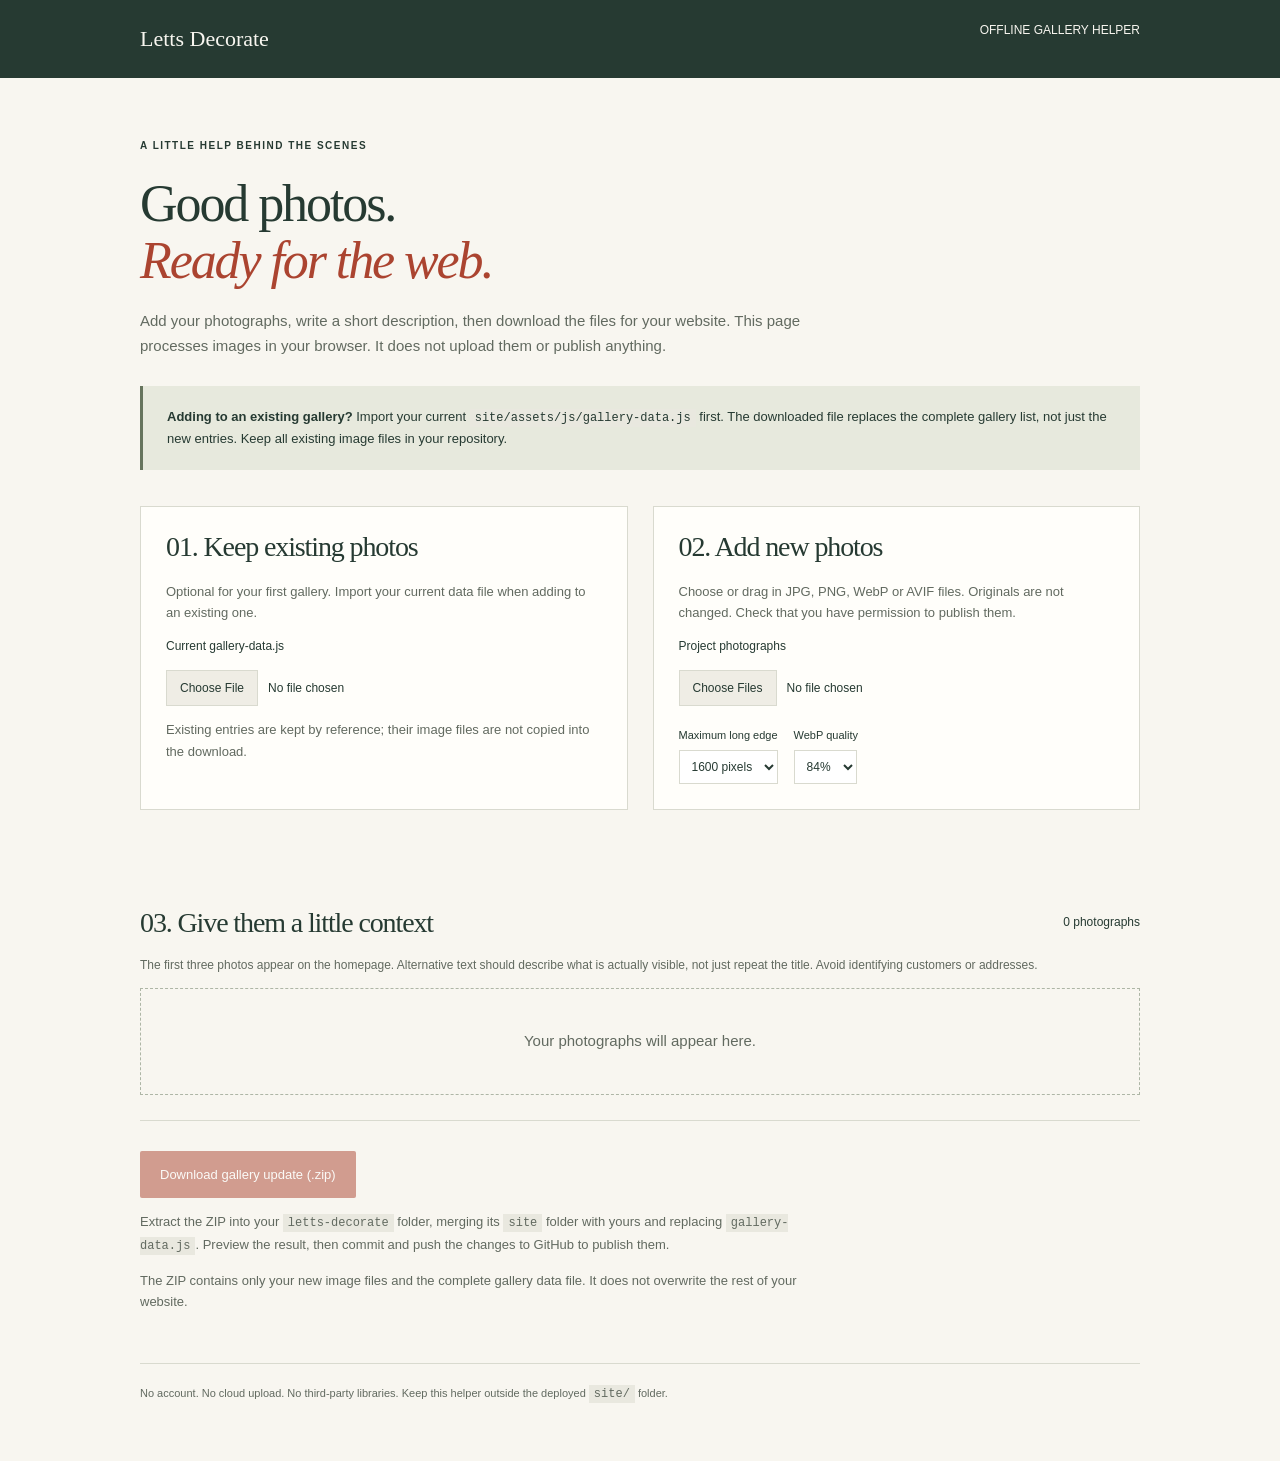
<file: tools/gallery-helper.html>
<!doctype html>
<html lang="en-GB">
<head><meta charset="utf-8"><meta name="viewport" content="width=device-width, initial-scale=1"><title>Gallery helper | Letts Decorate</title>
<style>
:root{--bg:#f8f6f0;--ink:#263a32;--clay:#ab4430;--line:#d9dacf;--muted:#626a60}*{box-sizing:border-box}body{margin:0;background:var(--bg);color:var(--ink);font:15px/1.65 'Segoe UI',Arial,sans-serif}header{background:var(--ink);color:var(--bg);padding:21px max(25px,calc((100% - 1000px)/2));display:flex;justify-content:space-between;gap:25px;font-size:12px}header strong{font-family:Georgia,serif;font-size:22px;font-weight:400}main{max-width:1050px;padding:60px 25px;margin:auto}h1,h2{font-family:Georgia,serif;font-weight:400;letter-spacing:-.04em;line-height:1.1}h1{font-size:52px;margin:0 0 20px}h1 em{color:var(--clay)}h2{font-size:28px;margin:0 0 18px}p{color:var(--muted)}.lead{max-width:690px}.eyebrow{font-size:10px;font-weight:600;letter-spacing:.15em;margin-bottom:20px}.note{padding:20px 24px;background:#e7e9dd;border-left:3px solid #66745d;margin:27px 0;color:var(--ink);font-size:13px}.steps{display:grid;grid-template-columns:1fr 1fr;gap:25px;margin:36px 0}.panel{background:#fffefa;border:1px solid var(--line);padding:25px}.panel p{font-size:13px}.panel label{display:block;font-size:12px}input,select,button{font:inherit}input[type=file]{display:block;width:100%;max-width:100%;font-size:12px;margin:14px 0 4px}input[type=file]::file-selector-button{border:1px solid var(--line);background:#efede5;padding:10px 13px;color:var(--ink);cursor:pointer;margin-right:10px}button{border:0;border-radius:2px;background:var(--clay);color:#fff;padding:13px 20px;cursor:pointer;font-size:13px;min-height:44px}button:hover{filter:brightness(.92)}button:disabled{opacity:.5;cursor:default}.secondary{background:#e9e8de;color:var(--ink);border:1px solid var(--line)}.options{display:flex;gap:16px;margin-top:20px}.options label{font-size:11px}.options select{display:block;margin-top:5px;border:1px solid var(--line);padding:8px;background:white;color:var(--ink);font-size:12px}#status{font-size:13px;min-height:24px;padding-bottom:10px;color:var(--clay)}.toolbar{display:flex;justify-content:space-between;gap:20px;align-items:center;margin:38px 0 18px}.toolbar h2{margin:0}.small{font-size:12px}#empty{border:1px dashed #aeb6a6;padding:40px;text-align:center;color:var(--muted)}.photo{display:grid;grid-template-columns:150px 1fr;gap:25px;border-top:1px solid var(--line);padding:25px 0}.photo-thumb{width:150px;aspect-ratio:1;object-fit:cover;background:#e6e7db}.existing{display:grid;place-items:center;font-size:12px;border:1px solid var(--line)}.fields{display:grid;grid-template-columns:1fr 1fr;gap:12px 20px}.field{font-size:11px;display:block}.field input,.field select{width:100%;border:1px solid #c6cbbb;padding:9px 10px;background:#fffefa;margin-top:5px;font-size:13px;color:var(--ink)}.field.alt{grid-column:1/-1}.filename{font-size:10px;color:var(--muted);overflow-wrap:anywhere;margin:10px 0}.row-actions{display:flex;gap:8px}.row-actions button{padding:6px 12px;font-size:11px;min-height:34px}.row-actions .remove{margin-left:auto;color:var(--clay);background:transparent;border:1px solid var(--line)}.download{border-top:1px solid var(--line);padding-top:30px;margin-top:25px}.download p{font-size:13px;max-width:700px}code{font-size:12px;background:#e9e8df;padding:2px 5px;overflow-wrap:anywhere}.footer{margin-top:50px;border-top:1px solid var(--line);padding-top:20px;font-size:11px;color:var(--muted)}:focus-visible{outline:3px solid var(--clay);outline-offset:3px}[hidden]{display:none!important}.drag-over{outline:3px dashed var(--clay);outline-offset:5px}@media(max-width:650px){main{padding:38px 20px}h1{font-size:40px}.steps{grid-template-columns:1fr}.photo{grid-template-columns:1fr;gap:15px}.photo-thumb{width:120px}.fields{grid-template-columns:1fr}.field.alt{grid-column:auto}.toolbar{align-items:flex-start;flex-direction:column}header{padding:17px 20px}header span{font-size:10px}.options{flex-wrap:wrap}}
</style></head>
<body><header><strong>Letts Decorate</strong><span>OFFLINE GALLERY HELPER</span></header><main>
<div class="eyebrow">A LITTLE HELP BEHIND THE SCENES</div><h1>Good photos.<br><em>Ready for the web.</em></h1><p class="lead">Add your photographs, write a short description, then download the files for your website. This page processes images in your browser. It does not upload them or publish anything.</p>
<div class="note"><strong>Adding to an existing gallery?</strong> Import your current <code>site/assets/js/gallery-data.js</code> first. The downloaded file replaces the complete gallery list, not just the new entries. Keep all existing image files in your repository.</div>
<div class="steps"><section class="panel"><h2>01. Keep existing photos</h2><p>Optional for your first gallery. Import your current data file when adding to an existing one.</p><label for="import">Current gallery-data.js</label><input id="import" type="file" accept=".js,.json"><p class="small">Existing entries are kept by reference; their image files are not copied into the download.</p></section>
<section class="panel" id="dropzone"><h2>02. Add new photos</h2><p>Choose or drag in JPG, PNG, WebP or AVIF files. Originals are not changed. Check that you have permission to publish them.</p><label for="photos">Project photographs</label><input id="photos" type="file" accept="image/jpeg,image/png,image/webp,image/avif" multiple><div class="options"><label>Maximum long edge<select id="edge"><option value="1200">1200 pixels</option><option value="1600" selected>1600 pixels</option><option value="2000">2000 pixels</option></select></label><label>WebP quality<select id="quality"><option value="0.76">76%</option><option value="0.84" selected>84%</option><option value="0.9">90%</option></select></label></div></section></div>
<p id="status" role="status" aria-live="polite"></p><div class="toolbar"><h2>03. Give them a little context</h2><span id="count" class="small">0 photographs</span></div><p class="small">The first three photos appear on the homepage. Alternative text should describe what is actually visible, not just repeat the title. Avoid identifying customers or addresses.</p><div id="empty">Your photographs will appear here.</div><div id="list"></div>
<section class="download"><button id="export" type="button" disabled>Download gallery update (.zip)</button><p>Extract the ZIP into your <code>letts-decorate</code> folder, merging its <code>site</code> folder with yours and replacing <code>gallery-data.js</code>. Preview the result, then commit and push the changes to GitHub to publish them.</p><p>The ZIP contains only your new image files and the complete gallery data file. It does not overwrite the rest of your website.</p></section><div class="footer">No account. No cloud upload. No third-party libraries. Keep this helper outside the deployed <code>site/</code> folder.</div>
</main>
<script>
(() => {
'use strict';
const $ = s => document.querySelector(s);
const entries = [];
let busy = false;
const setStatus = text => { $('#status').textContent = text; };
const categories = ['interior','exterior','detail'];
const pathOK = s => typeof s === 'string' && /^assets\/images\/gallery\/[a-z0-9][a-z0-9._/-]*\.(webp|avif|jpe?g|png)$/i.test(s) && !s.includes('..');
function node(tag, cls, text) { const n = document.createElement(tag); if(cls)n.className=cls; if(text!==undefined)n.textContent=text; return n; }
function updateCount(){ $('#count').textContent = `${entries.length} photograph${entries.length===1?'':'s'}`; $('#empty').hidden=entries.length>0; $('#export').disabled=!entries.length||busy; }
function field(label,value,onchange,cls='') {
 const wrap=node('label','field '+cls,label); const input=node('input'); input.type='text'; input.value=value;
 input.addEventListener('input',()=>onchange(input.value)); wrap.append(input); return wrap;
}
function render(){
 $('#list').replaceChildren();
 entries.forEach((entry,index)=>{
  const card=node('article','photo');
  if(entry.preview){ const image=node('img','photo-thumb'); image.src=entry.preview; image.alt='Preview of the selected project photograph'; card.append(image); }
  else card.append(node('div','photo-thumb existing','Existing photograph'));
  const content=node('div'); const fields=node('div','fields');
  fields.append(field('Title',entry.data.title,value=>entry.data.title=value));
  const category=node('label','field','Category'); const select=node('select');
  const labels={interior:'Interior',exterior:'Exterior',detail:'Wallpaper / detail'};
  categories.forEach(c=>{const option=node('option','',labels[c]);option.value=c;option.selected=c===entry.data.category;select.append(option);});
  select.addEventListener('change',()=>entry.data.category=select.value);category.append(select);fields.append(category);
  fields.append(field('Alternative text (describe the photograph)',entry.data.alt,value=>entry.data.alt=value,'alt'));
  content.append(fields,node('p','filename',entry.data.src));
  const actions=node('div','row-actions');
  const up=node('button','secondary','Move up'); up.type='button';up.disabled=index===0;
  up.addEventListener('click',()=>{[entries[index-1],entries[index]]=[entries[index],entries[index-1]];render();});
  const down=node('button','secondary','Move down');down.type='button';down.disabled=index===entries.length-1;
  down.addEventListener('click',()=>{[entries[index],entries[index+1]]=[entries[index+1],entries[index]];render();});
  const remove=node('button','remove','Remove');remove.type='button';
  remove.addEventListener('click',()=>{if(entry.preview)URL.revokeObjectURL(entry.preview);entries.splice(index,1);render();});
  actions.append(up,down,remove);content.append(actions);card.append(content);$('#list').append(card);
 });updateCount();
}
function slug(name){return name.normalize('NFKD').replace(/[\u0300-\u036f]/g,'').toLowerCase().replace(/\.[^.]+$/,'').replace(/[^a-z0-9]+/g,'-').replace(/^-|-$/g,'').slice(0,70)||'project';}
async function convert(file){
 const bitmap=await createImageBitmap(file,{imageOrientation:'from-image'});
 const max=Number($('#edge').value);const scale=Math.min(1,max/Math.max(bitmap.width,bitmap.height));
 const canvas=document.createElement('canvas');canvas.width=Math.max(1,Math.round(bitmap.width*scale));canvas.height=Math.max(1,Math.round(bitmap.height*scale));
 const ctx=canvas.getContext('2d');if(!ctx)throw new Error('Canvas is unavailable.');
 ctx.imageSmoothingEnabled=true;ctx.imageSmoothingQuality='high';ctx.drawImage(bitmap,0,0,canvas.width,canvas.height);bitmap.close();
 const blob=await new Promise((resolve,reject)=>canvas.toBlob(b=>b?resolve(b):reject(new Error('Image encoding failed')),'image/webp',Number($('#quality').value)));
 const ext=blob.type==='image/webp'?'webp':'png';
 let base=slug(file.name),name=`${base}.${ext}`,suffix=2;
 while(entries.some(e=>e.data.src===`assets/images/gallery/${name}`))name=`${base}-${suffix++}.${ext}`;
 const title=base.replace(/-/g,' ').replace(/^./,s=>s.toUpperCase());
 return {data:{src:`assets/images/gallery/${name}`,title,alt:'',category:'interior',width:canvas.width,height:canvas.height},blob,preview:URL.createObjectURL(blob)};
}
async function addFiles(files){
 if(busy)return;
 const photos=[...files].filter(f=>/^image\/(jpeg|png|webp|avif)$/.test(f.type));
 if(!photos.length){setStatus('Please choose JPG, PNG, WebP or AVIF files.');return;}
 if(entries.length+photos.length>60){setStatus('Please keep this batch to 60 photographs or fewer.');return;}
 busy=true;updateCount();let added=0;let failed=0;
 for(const file of photos){try{setStatus(`Preparing ${file.name}...`);entries.push(await convert(file));added++;}catch(e){console.warn('Could not prepare image:',file.name,e);failed++;}}
 busy=false;render();setStatus(`${added} photograph${added===1?'':'s'} prepared. Add alternative text to each before downloading.${failed?` ${failed} file(s) could not be read; try a JPG or PNG copy.`:''}`);
 $('#photos').value='';
}
$('#photos').addEventListener('change',event=>addFiles(event.target.files));
const drop=$('#dropzone');
['dragenter','dragover'].forEach(type=>drop.addEventListener(type,e=>{e.preventDefault();drop.classList.add('drag-over');}));
['dragleave','drop'].forEach(type=>drop.addEventListener(type,e=>{e.preventDefault();drop.classList.remove('drag-over');}));
drop.addEventListener('drop',e=>addFiles(e.dataTransfer.files));
$('#import').addEventListener('change',async event=>{
 if(busy){setStatus('Please wait for image preparation to finish.');return;}
 const file=event.target.files[0];if(!file)return;
 try{
  const text=await file.text();const match=text.match(/window\.LETTS_GALLERY\s*=\s*(\[[\s\S]*\])\s*;?\s*$/);
  const data=JSON.parse(match?match[1]:text);
  if(!Array.isArray(data)||data.length>60)throw new Error('Invalid gallery array.');
  if(data.some(d=>!d||!pathOK(d.src)||!categories.includes(d.category)||typeof d.title!=='string'||typeof d.alt!=='string'))throw new Error('Invalid gallery entries.');
  let imported=0;
  data.forEach(d=>{if(!entries.some(e=>e.data.src===d.src)){entries.push({data:{src:d.src,title:d.title,alt:d.alt,category:d.category,...(d.width?{width:d.width}:{}),...(d.height?{height:d.height}:{})},blob:null,preview:null});imported++;}});
  render();setStatus(`${imported} existing gallery entries imported. Leave their image files in your website folder.`);
 }catch(e){setStatus('Could not read that file. Select the original gallery-data.js, containing a JSON array assigned to window.LETTS_GALLERY.');}
 event.target.value='';
});
// Small, standards-compliant ZIP writer (stored/uncompressed entries). Images are already compressed.
const crcTable=Uint32Array.from({length:256},(_,n)=>{let c=n;for(let k=0;k<8;k++)c=c&1?0xedb88320^(c>>>1):c>>>1;return c>>>0;});
function crc32(bytes){let crc=0xffffffff;for(const byte of bytes)crc=crcTable[(crc^byte)&255]^(crc>>>8);return(crc^0xffffffff)>>>0;}
async function makeZip(files){
 const enc=new TextEncoder();const chunks=[];const central=[];let offset=0;let centralSize=0;
 for(const file of files){
  const name=enc.encode(file.name);const bytes=file.data instanceof Uint8Array?file.data:new Uint8Array(await file.data.arrayBuffer());const crc=crc32(bytes);
  const local=new Uint8Array(30+name.length);const l=new DataView(local.buffer);
  l.setUint32(0,0x04034b50,true);l.setUint16(4,20,true);l.setUint16(6,0x0800,true);l.setUint16(12,33,true);l.setUint32(14,crc,true);l.setUint32(18,bytes.length,true);l.setUint32(22,bytes.length,true);l.setUint16(26,name.length,true);local.set(name,30);
  chunks.push(local,bytes);
  const cd=new Uint8Array(46+name.length);const c=new DataView(cd.buffer);
  c.setUint32(0,0x02014b50,true);c.setUint16(4,20,true);c.setUint16(6,20,true);c.setUint16(8,0x0800,true);c.setUint16(14,33,true);c.setUint32(16,crc,true);c.setUint32(20,bytes.length,true);c.setUint32(24,bytes.length,true);c.setUint16(28,name.length,true);c.setUint32(42,offset,true);cd.set(name,46);central.push(cd);centralSize+=cd.length;offset+=local.length+bytes.length;
 }
 const end=new Uint8Array(22);const e=new DataView(end.buffer);e.setUint32(0,0x06054b50,true);e.setUint16(8,files.length,true);e.setUint16(10,files.length,true);e.setUint32(12,centralSize,true);e.setUint32(16,offset,true);
 return new Blob([...chunks,...central,end],{type:'application/zip'});
}
$('#export').addEventListener('click',async()=>{
 if(busy)return;
 const missing=entries.findIndex(e=>!e.data.title.trim()||!e.data.alt.trim());
 if(missing!==-1){setStatus(`Add a title and alternative text for photograph ${missing+1} before downloading.`);$('#list').children[missing].scrollIntoView({behavior:'smooth',block:'center'});return;}
 busy=true;updateCount();
 try{
  const data=entries.map(e=>({...e.data,title:e.data.title.trim(),alt:e.data.alt.trim()}));
  const code='/* Generated by the Letts Decorate offline gallery helper. */\nwindow.LETTS_GALLERY = '+JSON.stringify(data,null,2)+';\n';
  const files=[{name:'site/assets/js/gallery-data.js',data:new TextEncoder().encode(code)}];
  for(const entry of entries)if(entry.blob)files.push({name:'site/'+entry.data.src,data:entry.blob});
  const zip=await makeZip(files);const url=URL.createObjectURL(zip);const a=document.createElement('a');a.href=url;a.download='letts-decorate-gallery-update.zip';document.body.append(a);a.click();a.remove();setTimeout(()=>URL.revokeObjectURL(url),30000);
  setStatus('Gallery ZIP created. Merge it into your website folder, preview the changes and commit them to GitHub.');
 }catch(e){setStatus('The ZIP could not be created. Please try a smaller batch in a current version of Edge or Chrome.');}
 busy=false;updateCount();
});
})();
</script></body></html>
</file>
